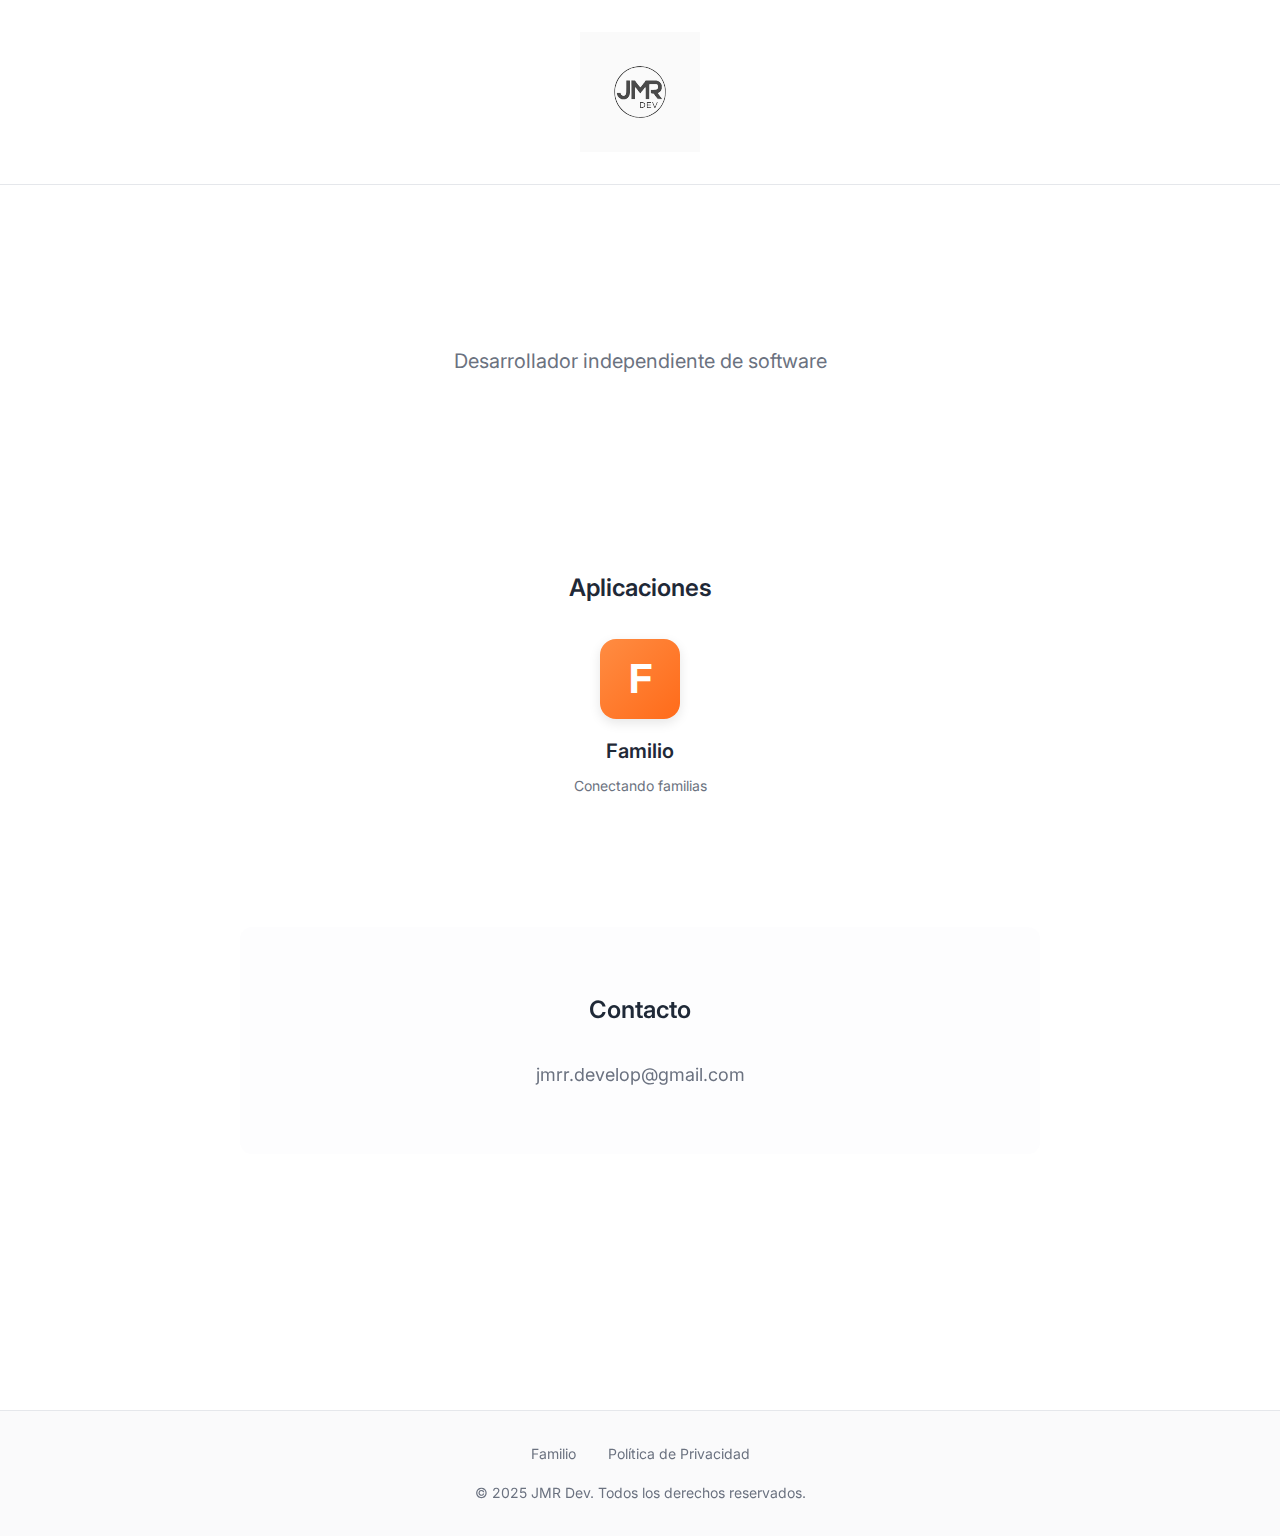
<file: index.html>
<!DOCTYPE html>
<html lang="es">
<head>
    <meta charset="UTF-8">
    <meta name="viewport" content="width=device-width, initial-scale=1.0">
    <meta name="description" content="JMR Dev - Desarrollador independiente de software">
    <meta name="author" content="JMR Dev">
    <title>JMR Dev - Desarrollador de Software</title>
    <link rel="stylesheet" href="assets/styles.css">
    <link rel="preconnect" href="https://fonts.googleapis.com">
    <link rel="preconnect" href="https://fonts.gstatic.com" crossorigin>
    <link href="https://fonts.googleapis.com/css2?family=Inter:wght@400;600;700&display=swap" rel="stylesheet">
</head>
<body>
    <header class="header">
        <div class="container">
            <div class="logo-container">
                <img src="assets/logo.svg" alt="JMR Dev Logo" class="logo">
            </div>
        </div>
    </header>

    <main class="main">
        <section class="hero">
            <div class="container">
                <p class="description">
                    Desarrollador independiente de software
                </p>
            </div>
        </section>

        <section class="apps">
            <div class="container">
                <h2 class="section-title">Aplicaciones</h2>
                <div style="text-align: center; margin-top: var(--spacing-md);">
                    <a href="familio.html" style="display: inline-block; text-decoration: none; color: var(--color-text);">
                        <div style="background: linear-gradient(135deg, #FF8C42 0%, #FF6B1A 100%); width: 80px; height: 80px; border-radius: 16px; margin: 0 auto var(--spacing-sm); display: flex; align-items: center; justify-content: center; color: white; font-size: 2.5rem; font-weight: bold; box-shadow: 0 4px 12px rgba(0, 0, 0, 0.1);">
                            F
                        </div>
                        <h3 style="font-size: 1.25rem; font-weight: 600; margin-bottom: var(--spacing-xs);">Familio</h3>
                        <p style="font-size: 0.875rem; color: var(--color-text-light);">Conectando familias</p>
                    </a>
                </div>
            </div>
        </section>

        <section class="contact">
            <div class="container">
                <h2 class="section-title">Contacto</h2>
                <p class="contact-info">
                    <a href="mailto:jmrr.develop@gmail.com" class="contact-link">
                        jmrr.develop@gmail.com
                    </a>
                </p>
            </div>
        </section>
    </main>

    <footer class="footer">
        <div class="container">
            <nav class="footer-nav">
                <a href="familio.html" class="footer-link">Familio</a>
                <a href="privacy-policy/" class="footer-link">Política de Privacidad</a>
            </nav>
            <p class="copyright">&copy; 2025 JMR Dev. Todos los derechos reservados.</p>
        </div>
    </footer>
</body>
</html>
</file>
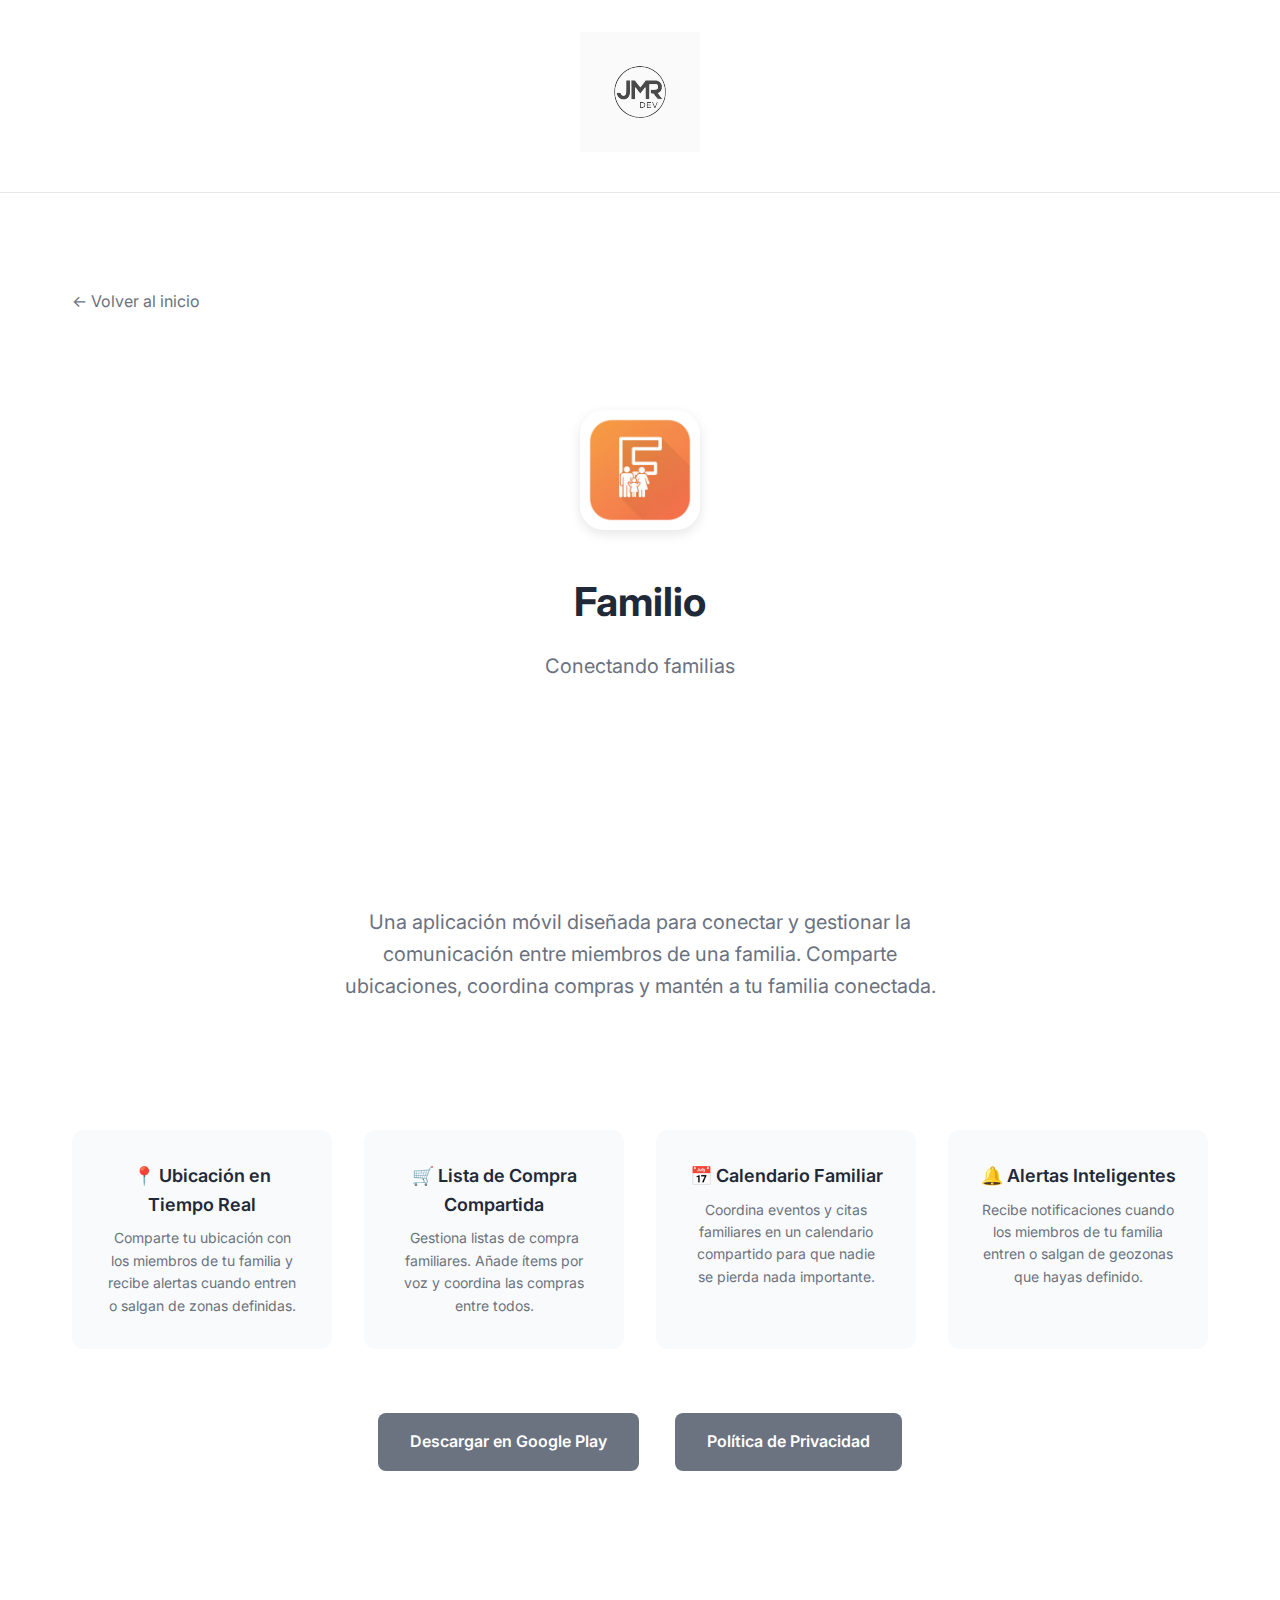
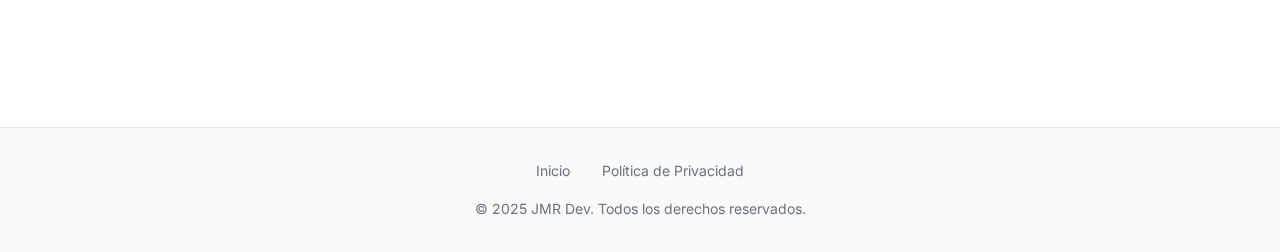
<file: familio.html>
<!DOCTYPE html>
<html lang="es">
<head>
    <meta charset="UTF-8">
    <meta name="viewport" content="width=device-width, initial-scale=1.0">
    <meta name="description" content="Familio - Conectando familias. Aplicación móvil para gestionar la comunicación y ubicación entre miembros de la familia">
    <meta name="author" content="JMR Dev">
    <title>Familio - Conectando Familias | JMR Dev</title>
    <link rel="stylesheet" href="assets/styles.css">
    <link rel="preconnect" href="https://fonts.googleapis.com">
    <link rel="preconnect" href="https://fonts.gstatic.com" crossorigin>
    <link href="https://fonts.googleapis.com/css2?family=Inter:wght@400;600;700&display=swap" rel="stylesheet">
    <style>
        .app-header {
            text-align: center;
            padding: var(--spacing-lg) 0;
            margin-bottom: var(--spacing-lg);
        }
        .app-icon {
            width: 120px;
            height: 120px;
            margin: 0 auto var(--spacing-md);
            border-radius: 24px;
            box-shadow: 0 4px 12px rgba(0, 0, 0, 0.1);
        }
        .app-title {
            font-size: 2.5rem;
            font-weight: 700;
            color: var(--color-text);
            margin-bottom: var(--spacing-sm);
        }
        .app-tagline {
            font-size: 1.25rem;
            color: var(--color-text-light);
            margin-bottom: var(--spacing-md);
        }
        .features {
            display: grid;
            grid-template-columns: repeat(auto-fit, minmax(250px, 1fr));
            gap: var(--spacing-md);
            margin: var(--spacing-lg) 0;
        }
        .feature {
            background-color: var(--color-bg-light);
            padding: var(--spacing-md);
            border-radius: 12px;
            text-align: center;
        }
        .feature-title {
            font-size: 1.125rem;
            font-weight: 600;
            color: var(--color-text);
            margin-bottom: var(--spacing-xs);
        }
        .feature-description {
            font-size: 0.875rem;
            color: var(--color-text-light);
        }
        .app-links {
            text-align: center;
            margin: var(--spacing-lg) 0;
        }
        .app-link {
            display: inline-block;
            margin: 0 var(--spacing-sm);
            padding: var(--spacing-sm) var(--spacing-md);
            background-color: var(--color-primary);
            color: white;
            text-decoration: none;
            border-radius: 8px;
            font-weight: 600;
            transition: var(--transition);
        }
        .app-link:hover {
            background-color: var(--color-text);
            transform: translateY(-2px);
        }
        .back-link {
            display: inline-block;
            margin-bottom: var(--spacing-md);
            color: var(--color-primary);
            text-decoration: none;
            transition: var(--transition);
        }
        .back-link:hover {
            color: var(--color-text);
        }
        @media (max-width: 768px) {
            .app-title {
                font-size: 2rem;
            }
            .app-icon {
                width: 100px;
                height: 100px;
            }
            .features {
                grid-template-columns: 1fr;
            }
        }
    </style>
</head>
<body>
    <header class="header">
        <div class="container">
            <div class="logo-container">
                <a href="index.html">
                    <img src="assets/logo.svg" alt="JMR Dev Logo" class="logo">
                </a>
            </div>
        </div>
    </header>

    <main class="main">
        <div class="container">
            <a href="index.html" class="back-link">← Volver al inicio</a>
            
            <section class="app-header">
                <img src="assets/Familio.png" alt="Familio App Icon" class="app-icon">
                <h1 class="app-title">Familio</h1>
                <p class="app-tagline">Conectando familias</p>
            </section>

            <section class="hero">
                <div class="container">
                    <p class="description">
                        Una aplicación móvil diseñada para conectar y gestionar la comunicación entre miembros de una familia. 
                        Comparte ubicaciones, coordina compras y mantén a tu familia conectada.
                    </p>
                </div>
            </section>

            <section class="features">
                <div class="feature">
                    <h3 class="feature-title">📍 Ubicación en Tiempo Real</h3>
                    <p class="feature-description">Comparte tu ubicación con los miembros de tu familia y recibe alertas cuando entren o salgan de zonas definidas.</p>
                </div>
                <div class="feature">
                    <h3 class="feature-title">🛒 Lista de Compra Compartida</h3>
                    <p class="feature-description">Gestiona listas de compra familiares. Añade ítems por voz y coordina las compras entre todos.</p>
                </div>
                <div class="feature">
                    <h3 class="feature-title">📅 Calendario Familiar</h3>
                    <p class="feature-description">Coordina eventos y citas familiares en un calendario compartido para que nadie se pierda nada importante.</p>
                </div>
                <div class="feature">
                    <h3 class="feature-title">🔔 Alertas Inteligentes</h3>
                    <p class="feature-description">Recibe notificaciones cuando los miembros de tu familia entren o salgan de geozonas que hayas definido.</p>
                </div>
            </section>

            <section class="app-links">
                <a href="https://play.google.com/store/apps/details?id=com.jmrdev.familio" class="app-link" target="_blank" rel="noopener noreferrer">
                    Descargar en Google Play
                </a>
                <a href="privacy-policy/familio.html" class="app-link" style="background-color: var(--color-text-light);">
                    Política de Privacidad
                </a>
            </section>
        </div>
    </main>

    <footer class="footer">
        <div class="container">
            <nav class="footer-nav">
                <a href="index.html" class="footer-link">Inicio</a>
                <a href="privacy-policy/" class="footer-link">Política de Privacidad</a>
            </nav>
            <p class="copyright">&copy; 2025 JMR Dev. Todos los derechos reservados.</p>
        </div>
    </footer>
</body>
</html>
</file>
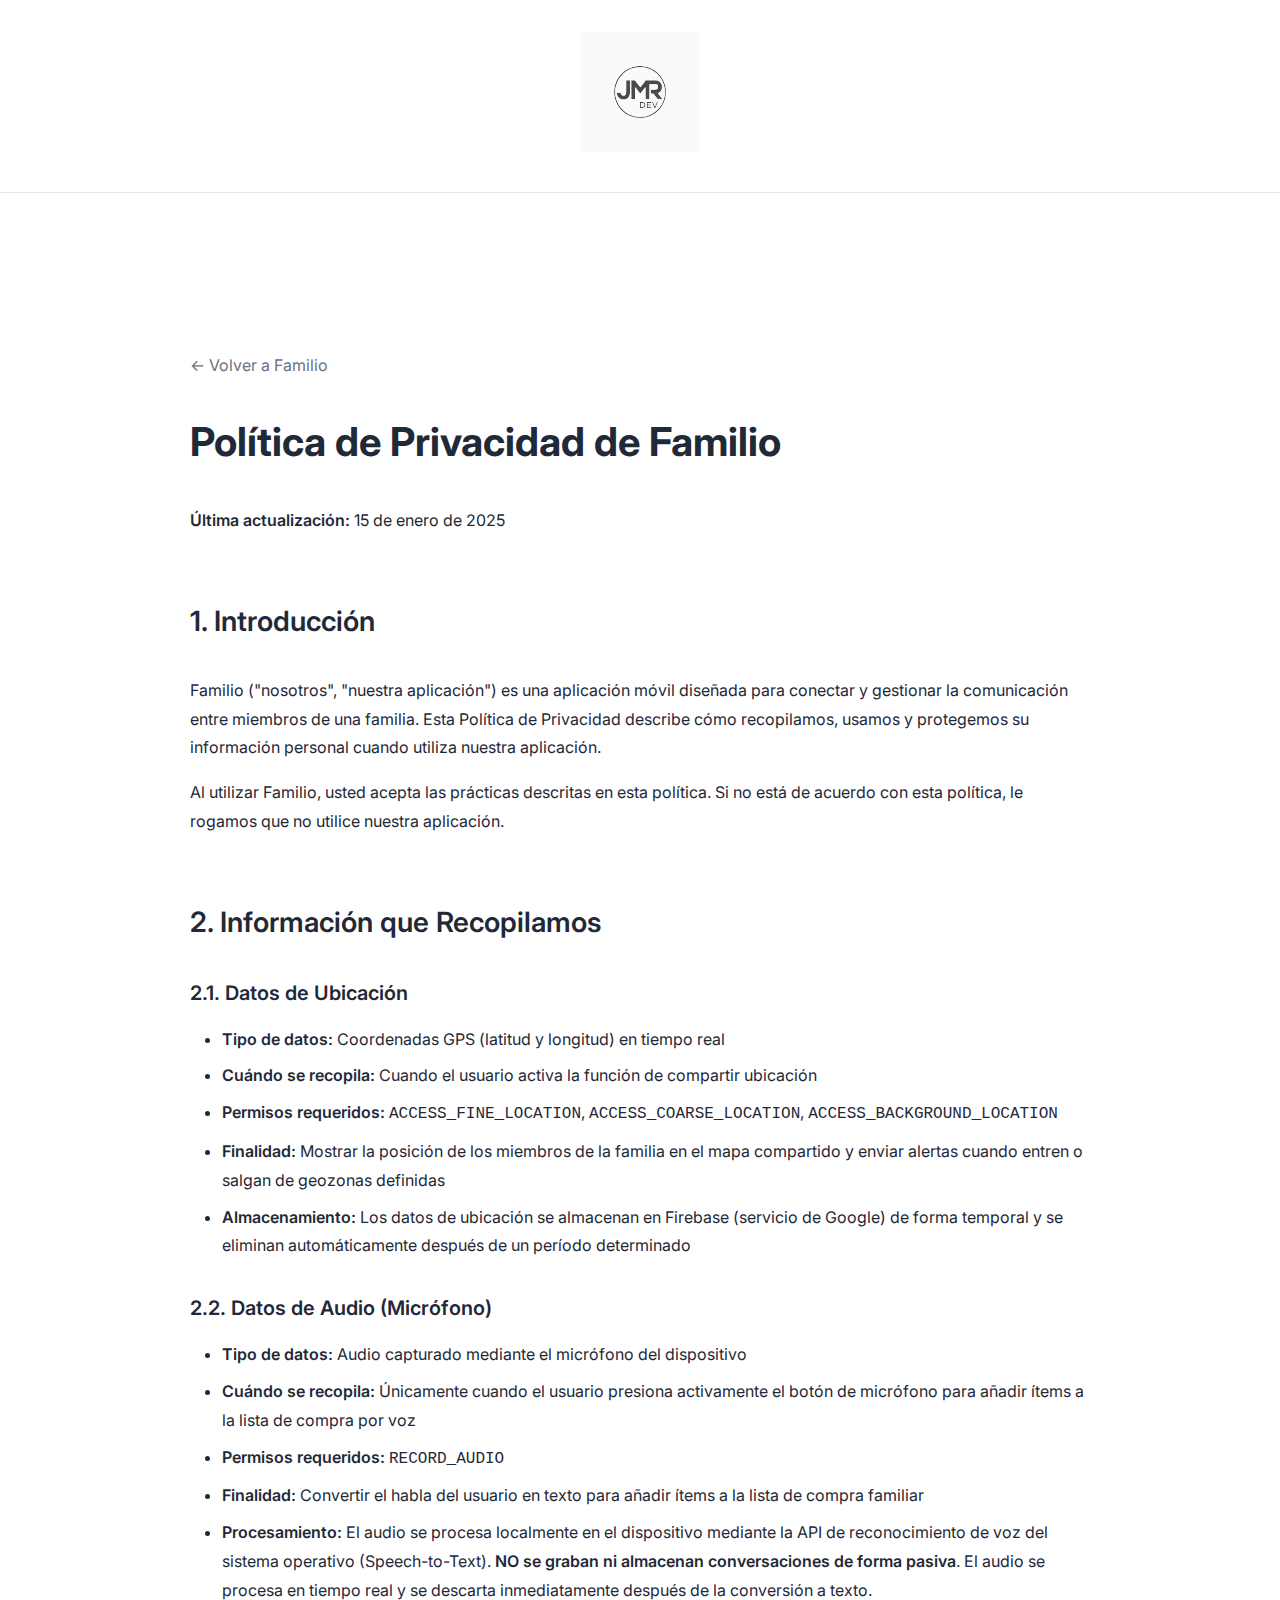
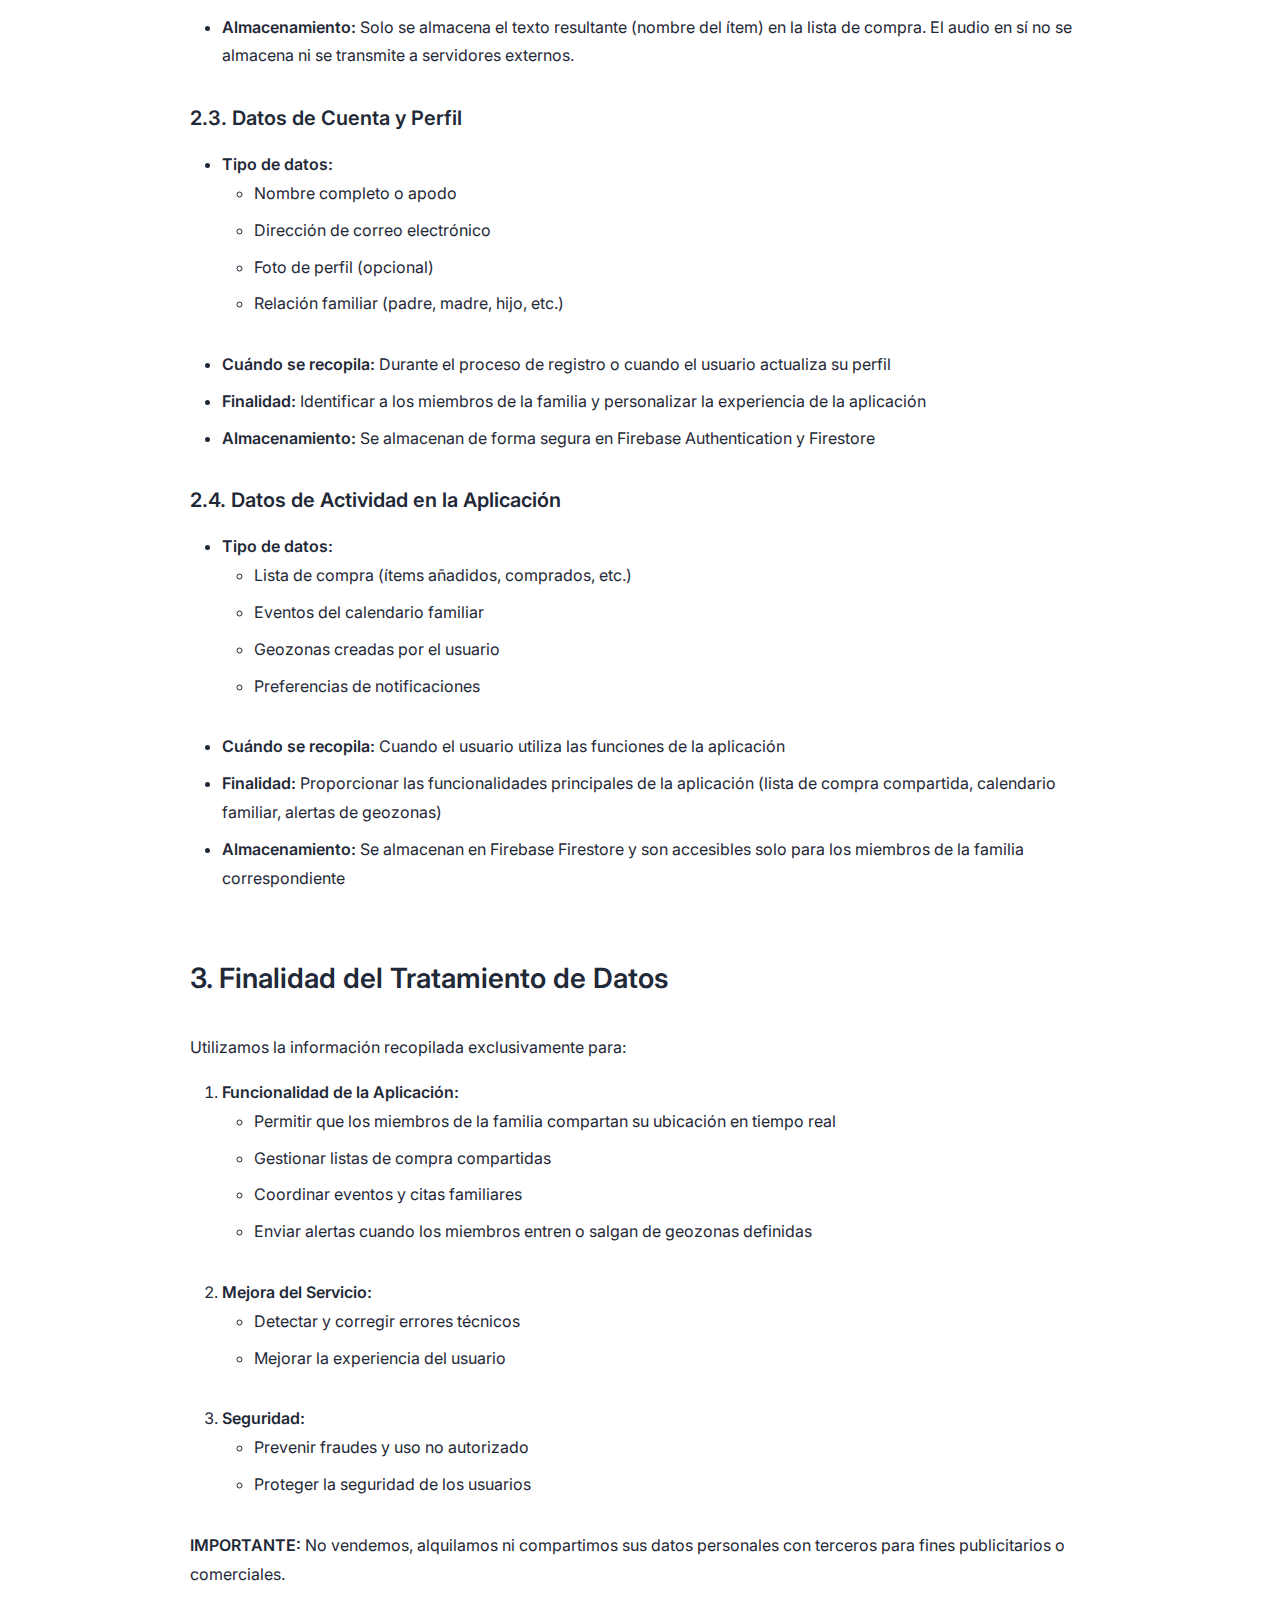
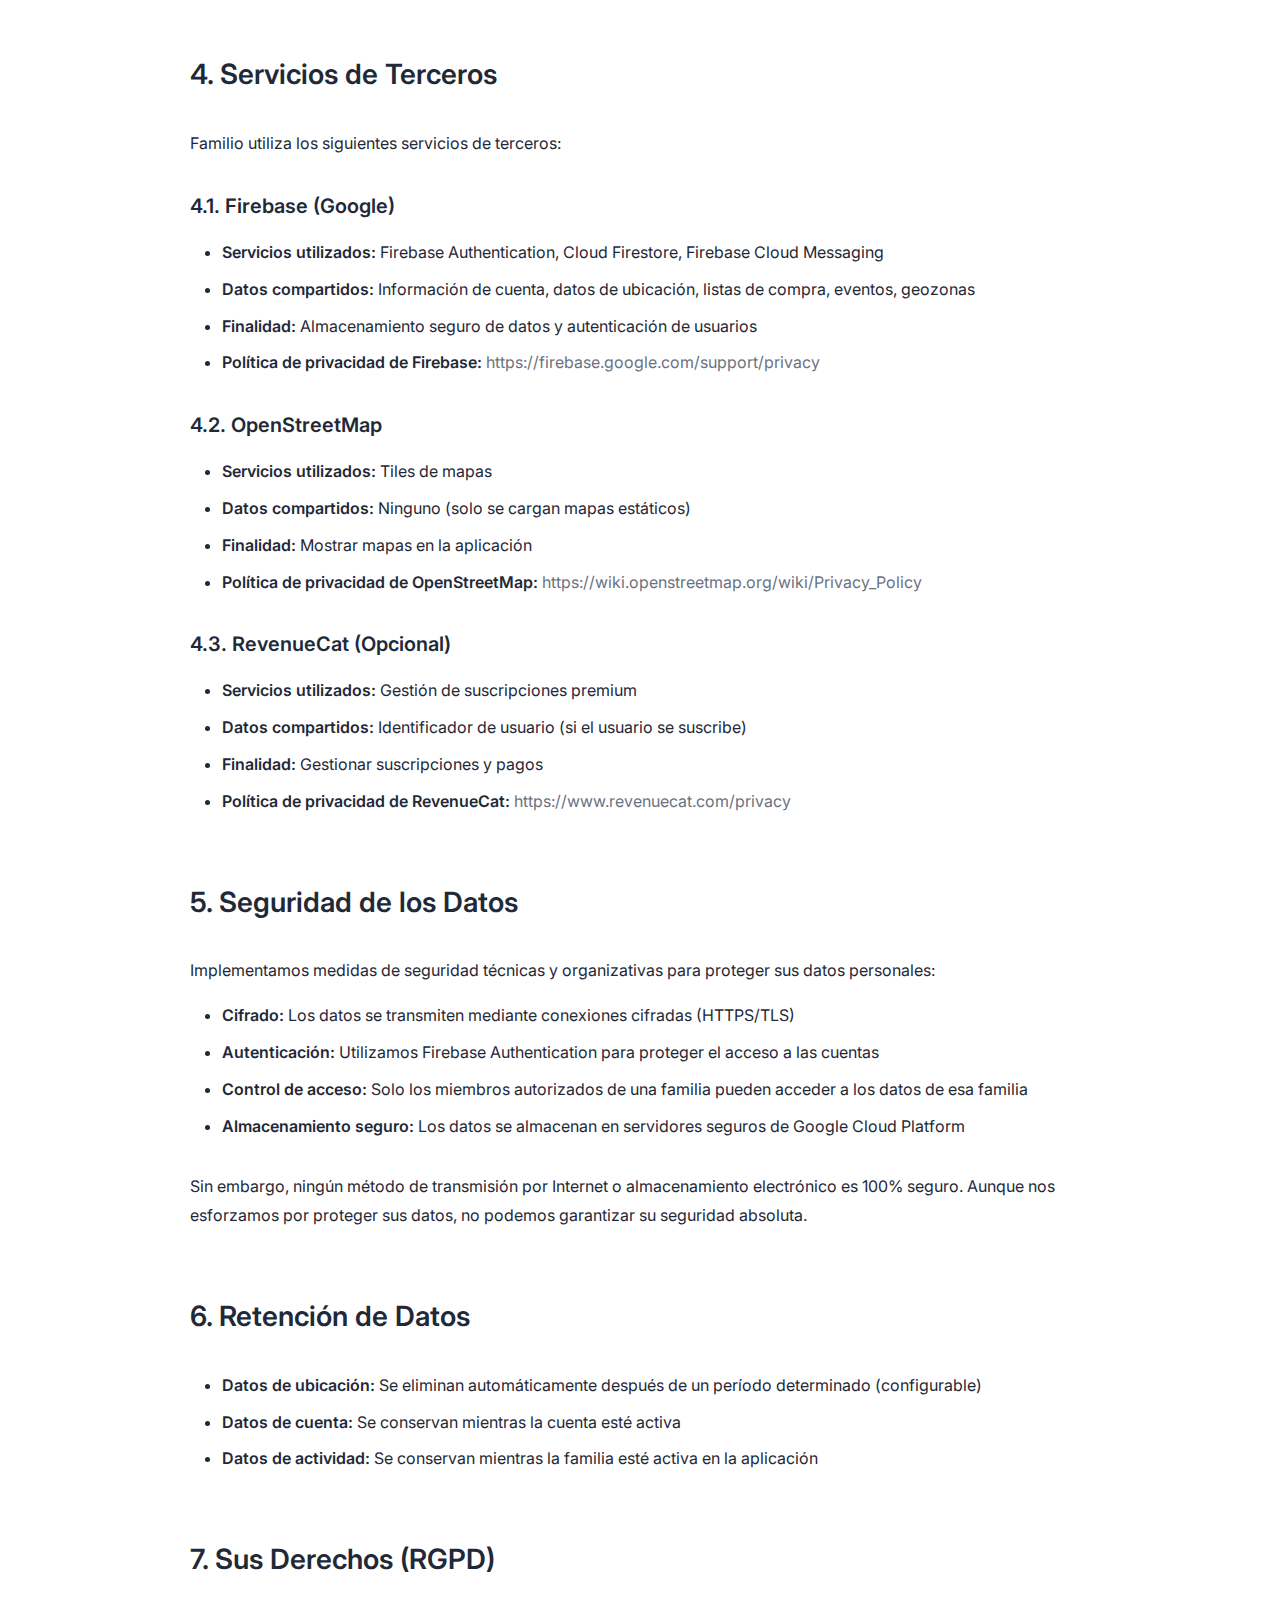
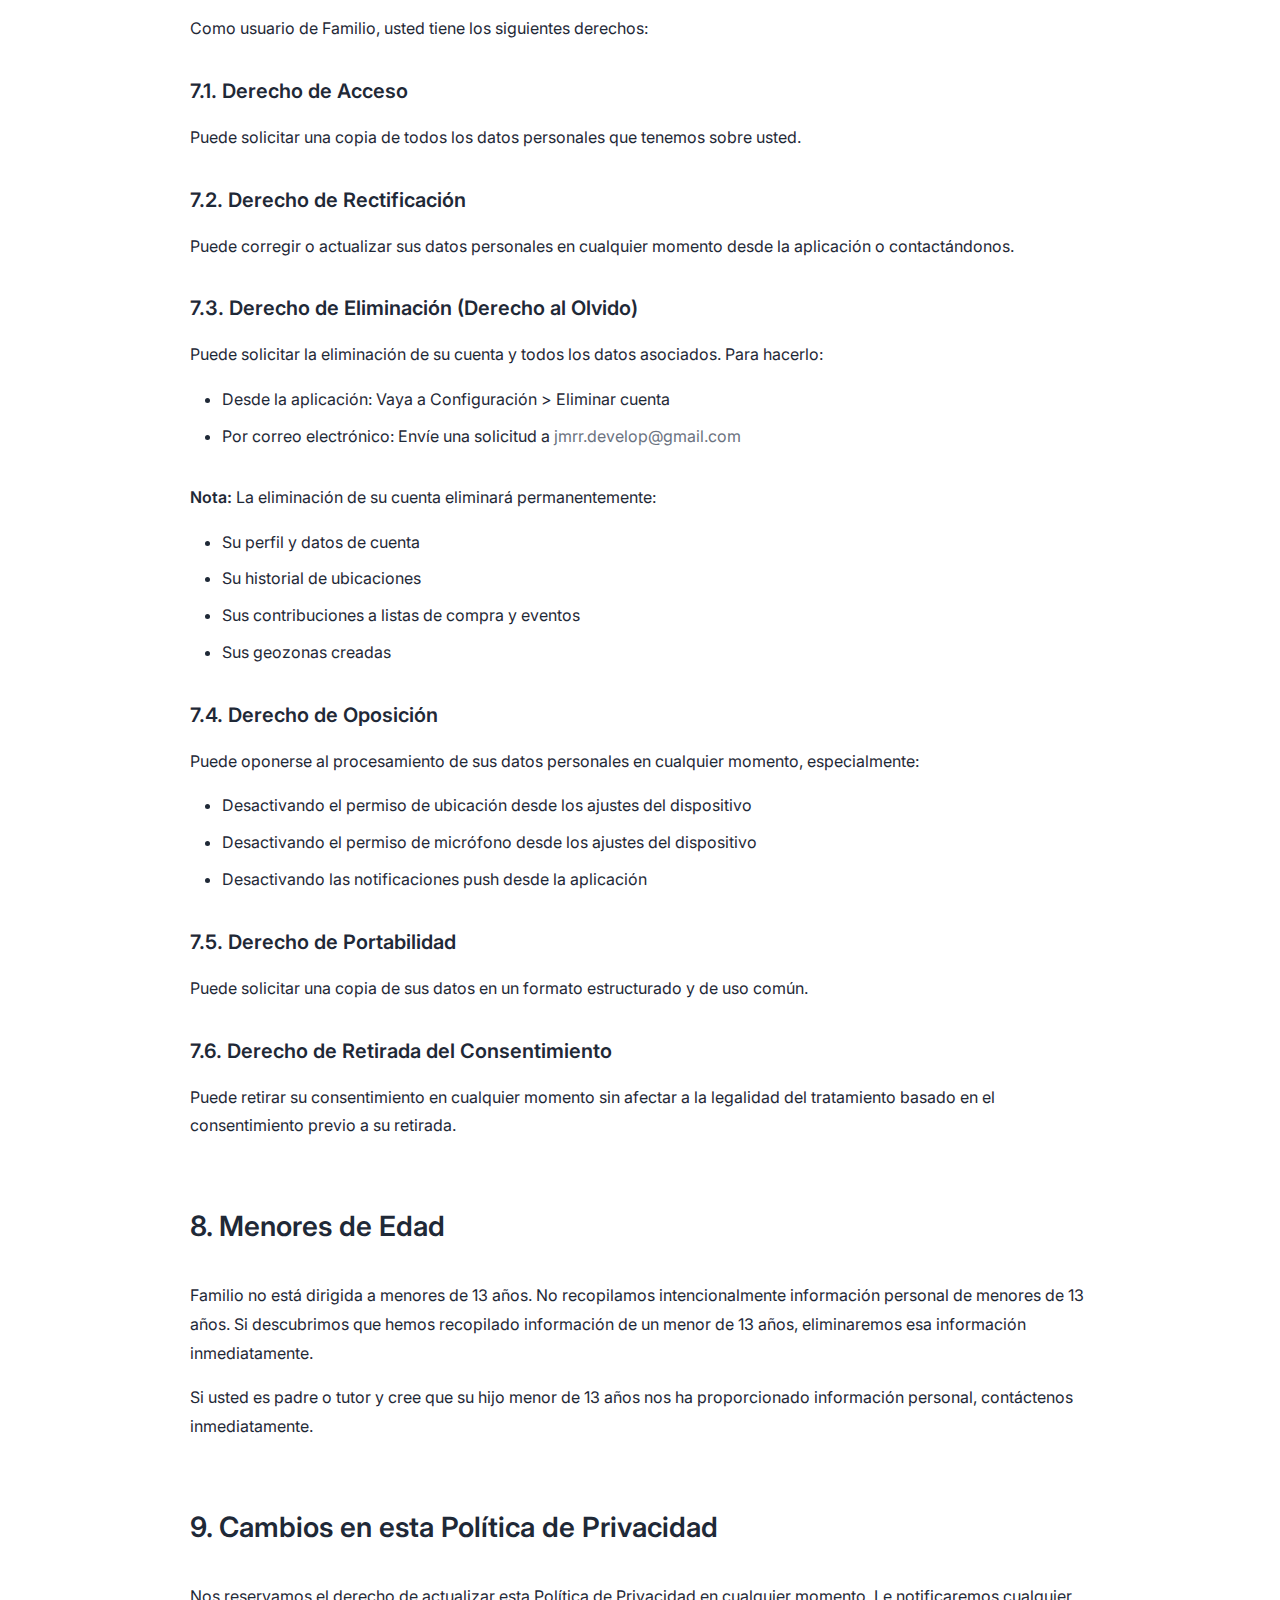
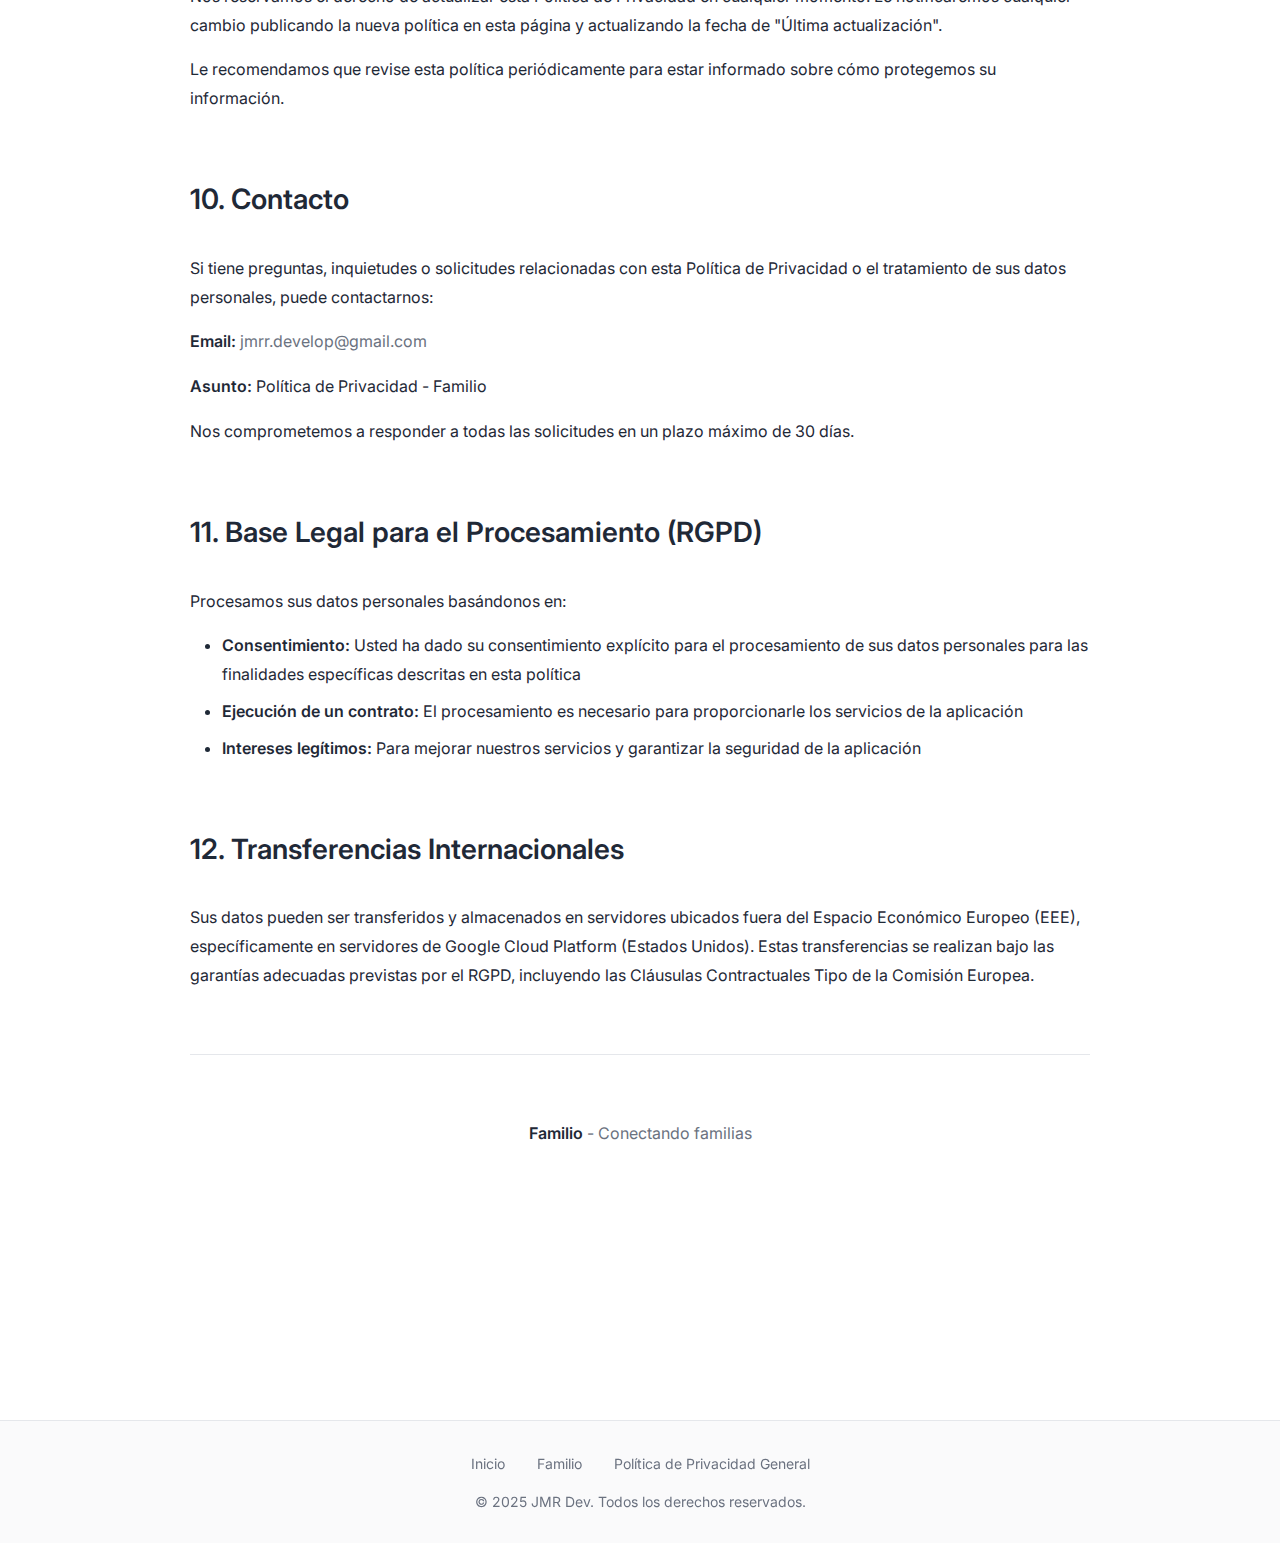
<file: privacy-policy/familio.html>
<!DOCTYPE html>
<html lang="es">
<head>
    <meta charset="UTF-8">
    <meta name="viewport" content="width=device-width, initial-scale=1.0">
    <meta name="description" content="Política de Privacidad de Familio - Aplicación móvil para conectar familias">
    <meta name="author" content="JMR Dev">
    <title>Política de Privacidad - Familio | JMR Dev</title>
    <link rel="stylesheet" href="../assets/styles.css">
    <link rel="preconnect" href="https://fonts.googleapis.com">
    <link rel="preconnect" href="https://fonts.gstatic.com" crossorigin>
    <link href="https://fonts.googleapis.com/css2?family=Inter:wght@400;600;700&display=swap" rel="stylesheet">
    <style>
        .privacy-content {
            max-width: 900px;
            margin: 0 auto;
            padding: var(--spacing-lg) 0;
        }
        .privacy-content h1 {
            font-size: 2.5rem;
            font-weight: 700;
            color: var(--color-text);
            margin-bottom: var(--spacing-md);
        }
        .privacy-content h2 {
            font-size: 1.75rem;
            font-weight: 600;
            color: var(--color-text);
            margin-top: var(--spacing-lg);
            margin-bottom: var(--spacing-md);
        }
        .privacy-content h3 {
            font-size: 1.25rem;
            font-weight: 600;
            color: var(--color-text);
            margin-top: var(--spacing-md);
            margin-bottom: var(--spacing-sm);
        }
        .privacy-content p {
            margin-bottom: var(--spacing-sm);
            line-height: 1.8;
        }
        .privacy-content ul, .privacy-content ol {
            margin-bottom: var(--spacing-md);
            padding-left: var(--spacing-md);
        }
        .privacy-content li {
            margin-bottom: var(--spacing-xs);
            line-height: 1.8;
        }
        .privacy-content strong {
            font-weight: 600;
            color: var(--color-text);
        }
        .privacy-content a {
            color: var(--color-primary);
            text-decoration: none;
        }
        .privacy-content a:hover {
            text-decoration: underline;
        }
        .back-link {
            display: inline-block;
            margin-bottom: var(--spacing-md);
            color: var(--color-primary);
            text-decoration: none;
            transition: var(--transition);
        }
        .back-link:hover {
            color: var(--color-text);
        }
        @media (max-width: 768px) {
            .privacy-content h1 {
                font-size: 2rem;
            }
            .privacy-content h2 {
                font-size: 1.5rem;
            }
        }
    </style>
</head>
<body>
    <header class="header">
        <div class="container">
            <div class="logo-container">
                <a href="../index.html">
                    <img src="../assets/logo.svg" alt="JMR Dev Logo" class="logo">
                </a>
            </div>
        </div>
    </header>

    <main class="main">
        <div class="container">
            <div class="privacy-content">
                <a href="../familio.html" class="back-link">← Volver a Familio</a>
                
                <h1>Política de Privacidad de Familio</h1>
                
                <p><strong>Última actualización:</strong> 15 de enero de 2025</p>

                <h2>1. Introducción</h2>
                <p>Familio ("nosotros", "nuestra aplicación") es una aplicación móvil diseñada para conectar y gestionar la comunicación entre miembros de una familia. Esta Política de Privacidad describe cómo recopilamos, usamos y protegemos su información personal cuando utiliza nuestra aplicación.</p>
                <p>Al utilizar Familio, usted acepta las prácticas descritas en esta política. Si no está de acuerdo con esta política, le rogamos que no utilice nuestra aplicación.</p>

                <h2>2. Información que Recopilamos</h2>
                
                <h3>2.1. Datos de Ubicación</h3>
                <ul>
                    <li><strong>Tipo de datos:</strong> Coordenadas GPS (latitud y longitud) en tiempo real</li>
                    <li><strong>Cuándo se recopila:</strong> Cuando el usuario activa la función de compartir ubicación</li>
                    <li><strong>Permisos requeridos:</strong> <code>ACCESS_FINE_LOCATION</code>, <code>ACCESS_COARSE_LOCATION</code>, <code>ACCESS_BACKGROUND_LOCATION</code></li>
                    <li><strong>Finalidad:</strong> Mostrar la posición de los miembros de la familia en el mapa compartido y enviar alertas cuando entren o salgan de geozonas definidas</li>
                    <li><strong>Almacenamiento:</strong> Los datos de ubicación se almacenan en Firebase (servicio de Google) de forma temporal y se eliminan automáticamente después de un período determinado</li>
                </ul>

                <h3>2.2. Datos de Audio (Micrófono)</h3>
                <ul>
                    <li><strong>Tipo de datos:</strong> Audio capturado mediante el micrófono del dispositivo</li>
                    <li><strong>Cuándo se recopila:</strong> Únicamente cuando el usuario presiona activamente el botón de micrófono para añadir ítems a la lista de compra por voz</li>
                    <li><strong>Permisos requeridos:</strong> <code>RECORD_AUDIO</code></li>
                    <li><strong>Finalidad:</strong> Convertir el habla del usuario en texto para añadir ítems a la lista de compra familiar</li>
                    <li><strong>Procesamiento:</strong> El audio se procesa localmente en el dispositivo mediante la API de reconocimiento de voz del sistema operativo (Speech-to-Text). <strong>NO se graban ni almacenan conversaciones de forma pasiva</strong>. El audio se procesa en tiempo real y se descarta inmediatamente después de la conversión a texto.</li>
                    <li><strong>Almacenamiento:</strong> Solo se almacena el texto resultante (nombre del ítem) en la lista de compra. El audio en sí no se almacena ni se transmite a servidores externos.</li>
                </ul>

                <h3>2.3. Datos de Cuenta y Perfil</h3>
                <ul>
                    <li><strong>Tipo de datos:</strong>
                        <ul>
                            <li>Nombre completo o apodo</li>
                            <li>Dirección de correo electrónico</li>
                            <li>Foto de perfil (opcional)</li>
                            <li>Relación familiar (padre, madre, hijo, etc.)</li>
                        </ul>
                    </li>
                    <li><strong>Cuándo se recopila:</strong> Durante el proceso de registro o cuando el usuario actualiza su perfil</li>
                    <li><strong>Finalidad:</strong> Identificar a los miembros de la familia y personalizar la experiencia de la aplicación</li>
                    <li><strong>Almacenamiento:</strong> Se almacenan de forma segura en Firebase Authentication y Firestore</li>
                </ul>

                <h3>2.4. Datos de Actividad en la Aplicación</h3>
                <ul>
                    <li><strong>Tipo de datos:</strong>
                        <ul>
                            <li>Lista de compra (ítems añadidos, comprados, etc.)</li>
                            <li>Eventos del calendario familiar</li>
                            <li>Geozonas creadas por el usuario</li>
                            <li>Preferencias de notificaciones</li>
                        </ul>
                    </li>
                    <li><strong>Cuándo se recopila:</strong> Cuando el usuario utiliza las funciones de la aplicación</li>
                    <li><strong>Finalidad:</strong> Proporcionar las funcionalidades principales de la aplicación (lista de compra compartida, calendario familiar, alertas de geozonas)</li>
                    <li><strong>Almacenamiento:</strong> Se almacenan en Firebase Firestore y son accesibles solo para los miembros de la familia correspondiente</li>
                </ul>

                <h2>3. Finalidad del Tratamiento de Datos</h2>
                <p>Utilizamos la información recopilada exclusivamente para:</p>
                <ol>
                    <li><strong>Funcionalidad de la Aplicación:</strong>
                        <ul>
                            <li>Permitir que los miembros de la familia compartan su ubicación en tiempo real</li>
                            <li>Gestionar listas de compra compartidas</li>
                            <li>Coordinar eventos y citas familiares</li>
                            <li>Enviar alertas cuando los miembros entren o salgan de geozonas definidas</li>
                        </ul>
                    </li>
                    <li><strong>Mejora del Servicio:</strong>
                        <ul>
                            <li>Detectar y corregir errores técnicos</li>
                            <li>Mejorar la experiencia del usuario</li>
                        </ul>
                    </li>
                    <li><strong>Seguridad:</strong>
                        <ul>
                            <li>Prevenir fraudes y uso no autorizado</li>
                            <li>Proteger la seguridad de los usuarios</li>
                        </ul>
                    </li>
                </ol>
                <p><strong>IMPORTANTE:</strong> No vendemos, alquilamos ni compartimos sus datos personales con terceros para fines publicitarios o comerciales.</p>

                <h2>4. Servicios de Terceros</h2>
                <p>Familio utiliza los siguientes servicios de terceros:</p>

                <h3>4.1. Firebase (Google)</h3>
                <ul>
                    <li><strong>Servicios utilizados:</strong> Firebase Authentication, Cloud Firestore, Firebase Cloud Messaging</li>
                    <li><strong>Datos compartidos:</strong> Información de cuenta, datos de ubicación, listas de compra, eventos, geozonas</li>
                    <li><strong>Finalidad:</strong> Almacenamiento seguro de datos y autenticación de usuarios</li>
                    <li><strong>Política de privacidad de Firebase:</strong> <a href="https://firebase.google.com/support/privacy" target="_blank" rel="noopener noreferrer">https://firebase.google.com/support/privacy</a></li>
                </ul>

                <h3>4.2. OpenStreetMap</h3>
                <ul>
                    <li><strong>Servicios utilizados:</strong> Tiles de mapas</li>
                    <li><strong>Datos compartidos:</strong> Ninguno (solo se cargan mapas estáticos)</li>
                    <li><strong>Finalidad:</strong> Mostrar mapas en la aplicación</li>
                    <li><strong>Política de privacidad de OpenStreetMap:</strong> <a href="https://wiki.openstreetmap.org/wiki/Privacy_Policy" target="_blank" rel="noopener noreferrer">https://wiki.openstreetmap.org/wiki/Privacy_Policy</a></li>
                </ul>

                <h3>4.3. RevenueCat (Opcional)</h3>
                <ul>
                    <li><strong>Servicios utilizados:</strong> Gestión de suscripciones premium</li>
                    <li><strong>Datos compartidos:</strong> Identificador de usuario (si el usuario se suscribe)</li>
                    <li><strong>Finalidad:</strong> Gestionar suscripciones y pagos</li>
                    <li><strong>Política de privacidad de RevenueCat:</strong> <a href="https://www.revenuecat.com/privacy" target="_blank" rel="noopener noreferrer">https://www.revenuecat.com/privacy</a></li>
                </ul>

                <h2>5. Seguridad de los Datos</h2>
                <p>Implementamos medidas de seguridad técnicas y organizativas para proteger sus datos personales:</p>
                <ul>
                    <li><strong>Cifrado:</strong> Los datos se transmiten mediante conexiones cifradas (HTTPS/TLS)</li>
                    <li><strong>Autenticación:</strong> Utilizamos Firebase Authentication para proteger el acceso a las cuentas</li>
                    <li><strong>Control de acceso:</strong> Solo los miembros autorizados de una familia pueden acceder a los datos de esa familia</li>
                    <li><strong>Almacenamiento seguro:</strong> Los datos se almacenan en servidores seguros de Google Cloud Platform</li>
                </ul>
                <p>Sin embargo, ningún método de transmisión por Internet o almacenamiento electrónico es 100% seguro. Aunque nos esforzamos por proteger sus datos, no podemos garantizar su seguridad absoluta.</p>

                <h2>6. Retención de Datos</h2>
                <ul>
                    <li><strong>Datos de ubicación:</strong> Se eliminan automáticamente después de un período determinado (configurable)</li>
                    <li><strong>Datos de cuenta:</strong> Se conservan mientras la cuenta esté activa</li>
                    <li><strong>Datos de actividad:</strong> Se conservan mientras la familia esté activa en la aplicación</li>
                </ul>

                <h2>7. Sus Derechos (RGPD)</h2>
                <p>Como usuario de Familio, usted tiene los siguientes derechos:</p>

                <h3>7.1. Derecho de Acceso</h3>
                <p>Puede solicitar una copia de todos los datos personales que tenemos sobre usted.</p>

                <h3>7.2. Derecho de Rectificación</h3>
                <p>Puede corregir o actualizar sus datos personales en cualquier momento desde la aplicación o contactándonos.</p>

                <h3>7.3. Derecho de Eliminación (Derecho al Olvido)</h3>
                <p>Puede solicitar la eliminación de su cuenta y todos los datos asociados. Para hacerlo:</p>
                <ul>
                    <li>Desde la aplicación: Vaya a Configuración > Eliminar cuenta</li>
                    <li>Por correo electrónico: Envíe una solicitud a <a href="mailto:jmrr.develop@gmail.com">jmrr.develop@gmail.com</a></li>
                </ul>
                <p><strong>Nota:</strong> La eliminación de su cuenta eliminará permanentemente:</p>
                <ul>
                    <li>Su perfil y datos de cuenta</li>
                    <li>Su historial de ubicaciones</li>
                    <li>Sus contribuciones a listas de compra y eventos</li>
                    <li>Sus geozonas creadas</li>
                </ul>

                <h3>7.4. Derecho de Oposición</h3>
                <p>Puede oponerse al procesamiento de sus datos personales en cualquier momento, especialmente:</p>
                <ul>
                    <li>Desactivando el permiso de ubicación desde los ajustes del dispositivo</li>
                    <li>Desactivando el permiso de micrófono desde los ajustes del dispositivo</li>
                    <li>Desactivando las notificaciones push desde la aplicación</li>
                </ul>

                <h3>7.5. Derecho de Portabilidad</h3>
                <p>Puede solicitar una copia de sus datos en un formato estructurado y de uso común.</p>

                <h3>7.6. Derecho de Retirada del Consentimiento</h3>
                <p>Puede retirar su consentimiento en cualquier momento sin afectar a la legalidad del tratamiento basado en el consentimiento previo a su retirada.</p>

                <h2>8. Menores de Edad</h2>
                <p>Familio no está dirigida a menores de 13 años. No recopilamos intencionalmente información personal de menores de 13 años. Si descubrimos que hemos recopilado información de un menor de 13 años, eliminaremos esa información inmediatamente.</p>
                <p>Si usted es padre o tutor y cree que su hijo menor de 13 años nos ha proporcionado información personal, contáctenos inmediatamente.</p>

                <h2>9. Cambios en esta Política de Privacidad</h2>
                <p>Nos reservamos el derecho de actualizar esta Política de Privacidad en cualquier momento. Le notificaremos cualquier cambio publicando la nueva política en esta página y actualizando la fecha de "Última actualización".</p>
                <p>Le recomendamos que revise esta política periódicamente para estar informado sobre cómo protegemos su información.</p>

                <h2>10. Contacto</h2>
                <p>Si tiene preguntas, inquietudes o solicitudes relacionadas con esta Política de Privacidad o el tratamiento de sus datos personales, puede contactarnos:</p>
                <p><strong>Email:</strong> <a href="mailto:jmrr.develop@gmail.com">jmrr.develop@gmail.com</a></p>
                <p><strong>Asunto:</strong> Política de Privacidad - Familio</p>
                <p>Nos comprometemos a responder a todas las solicitudes en un plazo máximo de 30 días.</p>

                <h2>11. Base Legal para el Procesamiento (RGPD)</h2>
                <p>Procesamos sus datos personales basándonos en:</p>
                <ul>
                    <li><strong>Consentimiento:</strong> Usted ha dado su consentimiento explícito para el procesamiento de sus datos personales para las finalidades específicas descritas en esta política</li>
                    <li><strong>Ejecución de un contrato:</strong> El procesamiento es necesario para proporcionarle los servicios de la aplicación</li>
                    <li><strong>Intereses legítimos:</strong> Para mejorar nuestros servicios y garantizar la seguridad de la aplicación</li>
                </ul>

                <h2>12. Transferencias Internacionales</h2>
                <p>Sus datos pueden ser transferidos y almacenados en servidores ubicados fuera del Espacio Económico Europeo (EEE), específicamente en servidores de Google Cloud Platform (Estados Unidos). Estas transferencias se realizan bajo las garantías adecuadas previstas por el RGPD, incluyendo las Cláusulas Contractuales Tipo de la Comisión Europea.</p>

                <hr style="margin: var(--spacing-lg) 0; border: none; border-top: 1px solid var(--color-border);">

                <p style="text-align: center; color: var(--color-text-light);"><strong>Familio</strong> - Conectando familias</p>
            </div>
        </div>
    </main>

    <footer class="footer">
        <div class="container">
            <nav class="footer-nav">
                <a href="../index.html" class="footer-link">Inicio</a>
                <a href="../familio.html" class="footer-link">Familio</a>
                <a href="index.html" class="footer-link">Política de Privacidad General</a>
            </nav>
            <p class="copyright">&copy; 2025 JMR Dev. Todos los derechos reservados.</p>
        </div>
    </footer>
</body>
</html>
</file>
<file: assets/styles.css>
/* Variables CSS */
:root {
    --color-primary: #6B7280;
    --color-text: #1F2937;
    --color-text-light: #6B7280;
    --color-bg: #FFFFFF;
    --color-bg-light: #F9FAFB;
    --color-border: #E5E7EB;
    --spacing-xs: 0.5rem;
    --spacing-sm: 1rem;
    --spacing-md: 2rem;
    --spacing-lg: 4rem;
    --spacing-xl: 6rem;
    --font-family: 'Inter', -apple-system, BlinkMacSystemFont, 'Segoe UI', Roboto, sans-serif;
    --transition: all 0.3s ease;
}

/* Reset y base */
* {
    margin: 0;
    padding: 0;
    box-sizing: border-box;
}

html {
    font-size: 16px;
    scroll-behavior: smooth;
}

body {
    font-family: var(--font-family);
    color: var(--color-text);
    background-color: var(--color-bg);
    line-height: 1.6;
    -webkit-font-smoothing: antialiased;
    -moz-osx-font-smoothing: grayscale;
    position: relative;
    overflow-x: hidden;
}

/* Parallax Background */
.parallax-background {
    position: fixed;
    top: 0;
    left: 0;
    width: 100%;
    height: 100%;
    z-index: -1;
    overflow: hidden;
}

.logo-bg {
    position: absolute;
    top: 50%;
    left: 50%;
    transform: translate(-50%, -50%);
    width: 1400px;
    height: 1400px;
    background-image: url('logo.svg');
    background-size: contain;
    background-repeat: no-repeat;
    background-position: center;
    opacity: 0.5;
    will-change: transform;
    transition: transform 0.1s ease-out;
}

@media (max-width: 768px) {
    .logo-bg {
        width: 1000px;
        height: 1000px;
    }
}

@media (max-width: 480px) {
    .logo-bg {
        width: 700px;
        height: 700px;
    }
}

/* Container */
.container {
    max-width: 1200px;
    margin: 0 auto;
    padding: 0 var(--spacing-md);
}

/* Header */
.header {
    padding: var(--spacing-md) 0;
    background-color: rgba(255, 255, 255, 0.8);
    backdrop-filter: blur(10px);
    border-bottom: 1px solid var(--color-border);
    position: relative;
    z-index: 10;
}

.logo-container {
    display: flex;
    justify-content: center;
    align-items: center;
}

.logo {
    width: 120px;
    height: 120px;
    transition: var(--transition);
}

.logo:hover {
    transform: scale(1.05);
}

/* Main */
.main {
    min-height: calc(100vh - 300px);
    padding: var(--spacing-xl) 0;
    position: relative;
    z-index: 1;
}

/* Hero Section */
.hero {
    text-align: center;
    padding: var(--spacing-lg) 0;
    margin-bottom: var(--spacing-lg);
}

.title {
    font-size: 3.5rem;
    font-weight: 700;
    color: var(--color-text);
    margin-bottom: var(--spacing-sm);
    letter-spacing: -0.02em;
}

.description {
    font-size: 1.25rem;
    color: var(--color-text-light);
    font-weight: 400;
    max-width: 600px;
    margin: 0 auto;
}

/* Apps Section */
.apps {
    text-align: center;
    padding: var(--spacing-lg) 0;
    margin: var(--spacing-lg) auto;
    max-width: 800px;
}

.apps .section-title {
    font-size: 1.5rem;
    font-weight: 600;
    color: var(--color-text);
    margin-bottom: var(--spacing-md);
}

/* Contact Section */
.contact {
    text-align: center;
    padding: var(--spacing-lg) 0;
    background-color: rgba(249, 250, 251, 0.3);
    backdrop-filter: blur(5px);
    border-radius: 12px;
    margin: var(--spacing-lg) auto;
    max-width: 800px;
}

.section-title {
    font-size: 1.5rem;
    font-weight: 600;
    color: var(--color-text);
    margin-bottom: var(--spacing-md);
}

.contact-info {
    font-size: 1.125rem;
}

.contact-link {
    color: var(--color-primary);
    text-decoration: none;
    transition: var(--transition);
    border-bottom: 2px solid transparent;
    padding-bottom: 2px;
}

.contact-link:hover {
    color: var(--color-text);
    border-bottom-color: var(--color-primary);
}

/* Footer */
.footer {
    background-color: rgba(249, 250, 251, 0.9);
    backdrop-filter: blur(10px);
    border-top: 1px solid var(--color-border);
    padding: var(--spacing-md) 0;
    margin-top: var(--spacing-xl);
    position: relative;
    z-index: 1;
}

.footer-nav {
    display: flex;
    justify-content: center;
    gap: var(--spacing-md);
    margin-bottom: var(--spacing-sm);
}

.footer-link {
    color: var(--color-text-light);
    text-decoration: none;
    font-size: 0.875rem;
    transition: var(--transition);
}

.footer-link:hover {
    color: var(--color-primary);
}

.copyright {
    text-align: center;
    font-size: 0.875rem;
    color: var(--color-text-light);
    margin-top: var(--spacing-sm);
}

/* Responsive Design - Mobile First */
@media (max-width: 768px) {
    :root {
        --spacing-md: 1rem;
        --spacing-lg: 2rem;
        --spacing-xl: 3rem;
    }
    
    .container {
        padding: 0 var(--spacing-sm);
    }
    
    .logo {
        width: 100px;
        height: 100px;
    }
    
    .title {
        font-size: 2.5rem;
    }
    
    .description {
        font-size: 1.125rem;
        padding: 0 var(--spacing-sm);
    }
    
    .hero {
        padding: var(--spacing-md) 0;
    }
    
    .contact {
        margin: var(--spacing-md) var(--spacing-sm);
        padding: var(--spacing-md);
    }
    
    .section-title {
        font-size: 1.25rem;
    }
    
    .contact-link {
        font-size: 1rem;
    }
}

@media (max-width: 480px) {
    .title {
        font-size: 2rem;
    }
    
    .description {
        font-size: 1rem;
    }
    
    .logo {
        width: 80px;
        height: 80px;
    }
}

/* Accesibilidad */
@media (prefers-reduced-motion: reduce) {
    * {
        animation-duration: 0.01ms !important;
        animation-iteration-count: 1 !important;
        transition-duration: 0.01ms !important;
    }
}

/* Focus states para accesibilidad */
.contact-link:focus,
.footer-link:focus {
    outline: 2px solid var(--color-primary);
    outline-offset: 4px;
    border-radius: 4px;
}
</file>
